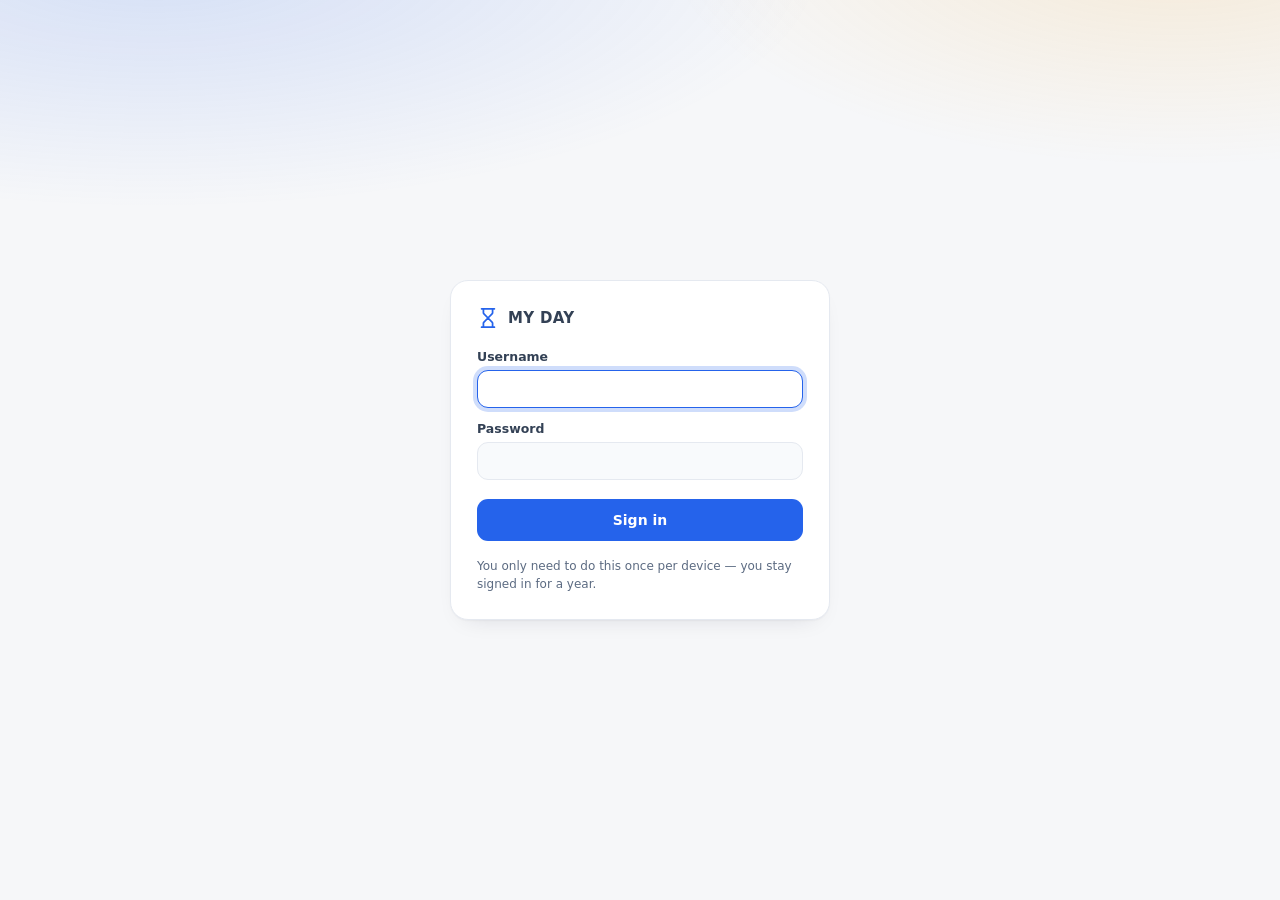
<file: login.html>
<!DOCTYPE html>
<html lang="en">
<head>
<meta charset="UTF-8">
<meta name="viewport" content="width=device-width, initial-scale=1.0">
<title>Sign in · My Day</title>
<meta name="theme-color" content="#2563eb">
<meta name="robots" content="noindex">
<link rel="icon" href="icon.svg" type="image/svg+xml">
<style>
  :root { color-scheme: light; }
  * { box-sizing: border-box; }
  [hidden] { display: none !important; }
  body {
    margin: 0;
    min-height: 100vh;
    display: grid;
    place-items: center;
    padding: 24px;
    font-family: Inter, system-ui, -apple-system, "Segoe UI", Roboto, sans-serif;
    font-size: 14px;
    color: #0f172a;
    background: #f6f7f9;
  }
  body::before {
    content: "";
    position: fixed;
    inset: 0 0 auto;
    height: 320px;
    pointer-events: none;
    background:
      radial-gradient(60rem 22rem at 12% -12%, rgba(37, 99, 235, .16), transparent 70%),
      radial-gradient(45rem 20rem at 92% -20%, rgba(245, 158, 11, .14), transparent 72%);
  }
  .box {
    position: relative;
    width: min(380px, 100%);
    padding: 26px;
    background: #fff;
    border: 1px solid #e5e9f0;
    border-radius: 18px;
    box-shadow: 0 1px 2px rgba(15, 23, 42, .04), 0 10px 26px -16px rgba(15, 23, 42, .18);
    animation: pop .2s cubic-bezier(.22, .61, .36, 1);
  }
  @keyframes pop { from { opacity: 0; transform: translateY(8px) scale(.985); } to { opacity: 1; transform: none; } }
  @media (prefers-reduced-motion: reduce) { * { animation-duration: .01ms !important; } }

  .brand { display: flex; align-items: center; gap: 9px; margin-bottom: 20px; }
  .brand svg { width: 22px; height: 22px; fill: none; stroke: #2563eb; stroke-width: 1.9; stroke-linecap: round; stroke-linejoin: round; }
  .brand h1 { margin: 0; font-size: 15px; font-weight: 650; letter-spacing: .02em; text-transform: uppercase; color: #334155; }

  label { display: block; margin-bottom: 13px; font-size: 12.5px; font-weight: 550; color: #334155; }
  input {
    display: block;
    width: 100%;
    margin-top: 6px;
    padding: 10px 12px;
    font: inherit;
    font-size: 14px;
    color: #0f172a;
    background: #f8fafc;
    border: 1px solid #e5e9f0;
    border-radius: 11px;
    outline: none;
    transition: border-color .15s, box-shadow .15s, background .15s;
  }
  input:focus {
    background: #fff;
    border-color: #2563eb;
    box-shadow: 0 0 0 4px rgba(37, 99, 235, .22);
  }
  button {
    width: 100%;
    min-height: 42px;
    margin-top: 6px;
    font: inherit;
    font-size: 14px;
    font-weight: 550;
    color: #fff;
    background: #2563eb;
    border: none;
    border-radius: 11px;
    cursor: pointer;
    transition: background .15s;
  }
  button:hover { background: #1d4ed8; }
  button:focus-visible { outline: 2px solid #2563eb; outline-offset: 2px; }
  .err {
    display: flex;
    align-items: center;
    gap: 8px;
    margin-bottom: 16px;
    padding: 10px 12px;
    font-size: 13px;
    color: #b91c1c;
    background: rgba(220, 38, 38, .08);
    border: 1px solid rgba(220, 38, 38, .25);
    border-radius: 11px;
  }
  .hint { margin: 16px 0 0; font-size: 12px; line-height: 1.5; color: #5c6b82; }
</style>
</head>
<body>
  <form class="box" method="post" action="/login">
    <div class="brand">
      <svg viewBox="0 0 24 24" aria-hidden="true"><path d="M5 22h14"/><path d="M5 2h14"/><path d="M17 22v-4.2a2 2 0 0 0-.6-1.4L12 12l-4.4 4.4A2 2 0 0 0 7 17.8V22"/><path d="M7 2v4.2a2 2 0 0 0 .6 1.4L12 12l4.4-4.4A2 2 0 0 0 17 6.2V2"/></svg>
      <h1>My Day</h1>
    </div>

    <div class="err" id="err" hidden>Wrong username or password.</div>

    <label for="user">Username
      <input id="user" name="user" autocomplete="username" autocapitalize="none" spellcheck="false" required autofocus>
    </label>
    <label for="password">Password
      <input id="password" name="password" type="password" autocomplete="current-password" required>
    </label>

    <button type="submit">Sign in</button>
    <p class="hint">You only need to do this once per device — you stay signed in for a year.</p>
  </form>

<script>
  if (new URLSearchParams(location.search).has('error')) {
    document.getElementById('err').hidden = false;
    document.getElementById('password').focus();
  }
</script>
</body>
</html>
</file>
